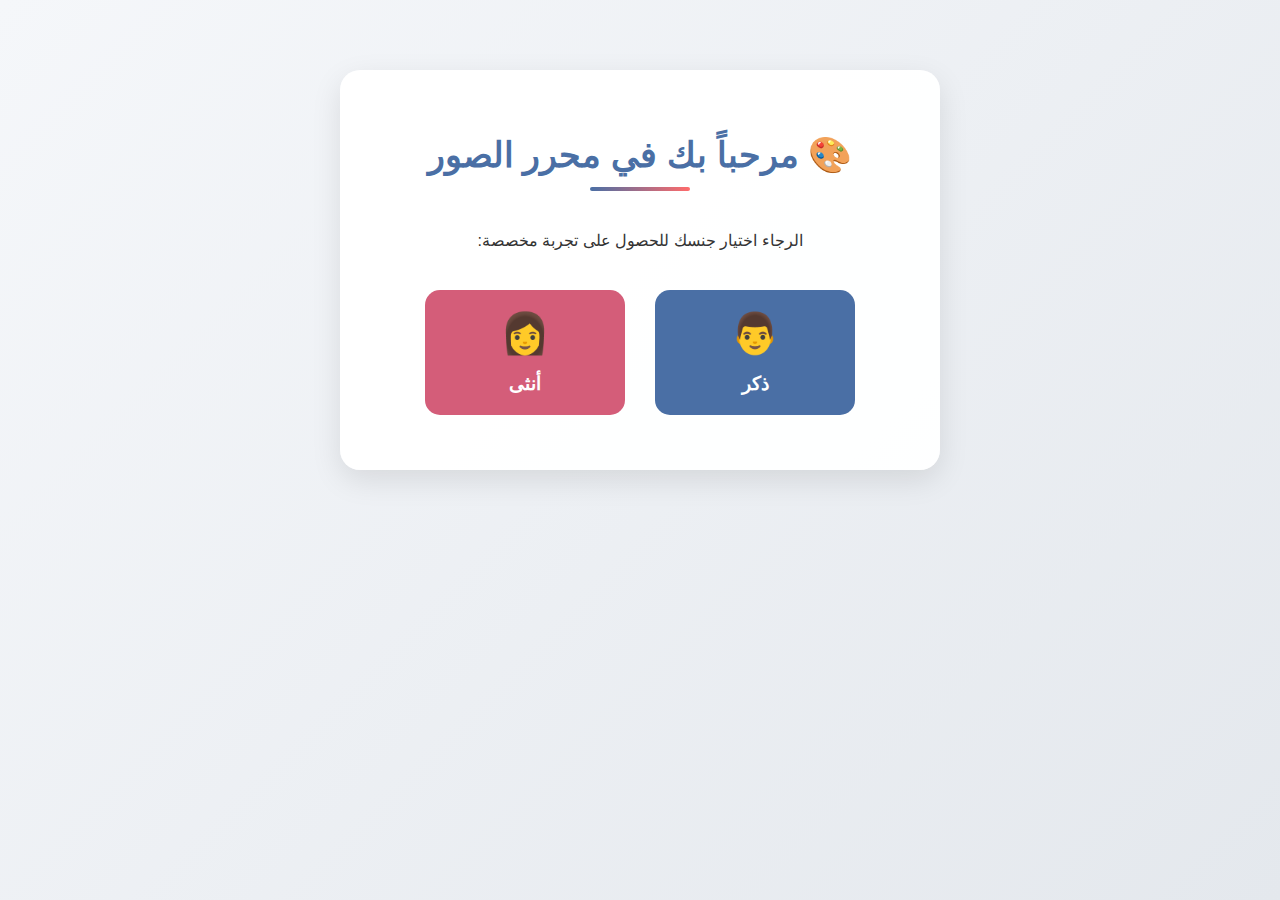
<file: index.html>
<!DOCTYPE html>
<html lang="ar" dir="rtl">
<head>
    <meta charset="UTF-8">
    <meta name="viewport" content="width=device-width, initial-scale=1.0">
    <title>اختيار الجنس | محرر الصور</title>
    <link rel="stylesheet" href="style.css">
    <style>
        .gender-selection {
            text-align: center;
            max-width: 600px;
            margin: 50px auto;
            padding: 40px;
            background: rgba(255, 255, 255, 0.95);
            border-radius: 20px;
            box-shadow: 0 10px 30px rgba(0, 0, 0, 0.1);
        }
        
        .gender-selection h1 {
            color: #4a6fa5;
            margin-bottom: 40px;
            font-size: 2.2rem;
        }
        
        .gender-options {
            display: flex;
            justify-content: center;
            gap: 30px;
            margin-top: 40px;
        }
        
        .gender-btn {
            padding: 20px 40px;
            border-radius: 15px;
            font-size: 1.2rem;
            font-weight: bold;
            cursor: pointer;
            transition: all 0.3s;
            border: none;
            display: flex;
            flex-direction: column;
            align-items: center;
            gap: 15px;
            width: 200px;
        }
        
        .male-btn {
            background: #4a6fa5;
            color: white;
        }
        
        .female-btn {
            background: #d45d79;
            color: white;
        }
        
        .gender-btn:hover {
            transform: translateY(-5px);
            box-shadow: 0 10px 20px rgba(0, 0, 0, 0.2);
        }
        
        .gender-icon {
            font-size: 2.5rem;
        }
    </style>
</head>
<body>
    <div class="gender-selection">
        <h1>🎨 مرحباً بك في محرر الصور</h1>
        <p>الرجاء اختيار جنسك للحصول على تجربة مخصصة:</p>
        
        <div class="gender-options">
            <button class="gender-btn male-btn" onclick="location.href='male.html'">
                <span class="gender-icon">👨</span>
                <span>ذكر</span>
            </button>
            
            <button class="gender-btn female-btn" onclick="location.href='female.html'">
                <span class="gender-icon">👩</span>
                <span>أنثى</span>
            </button>
        </div>
    </div>
</body>
</html>
</file>
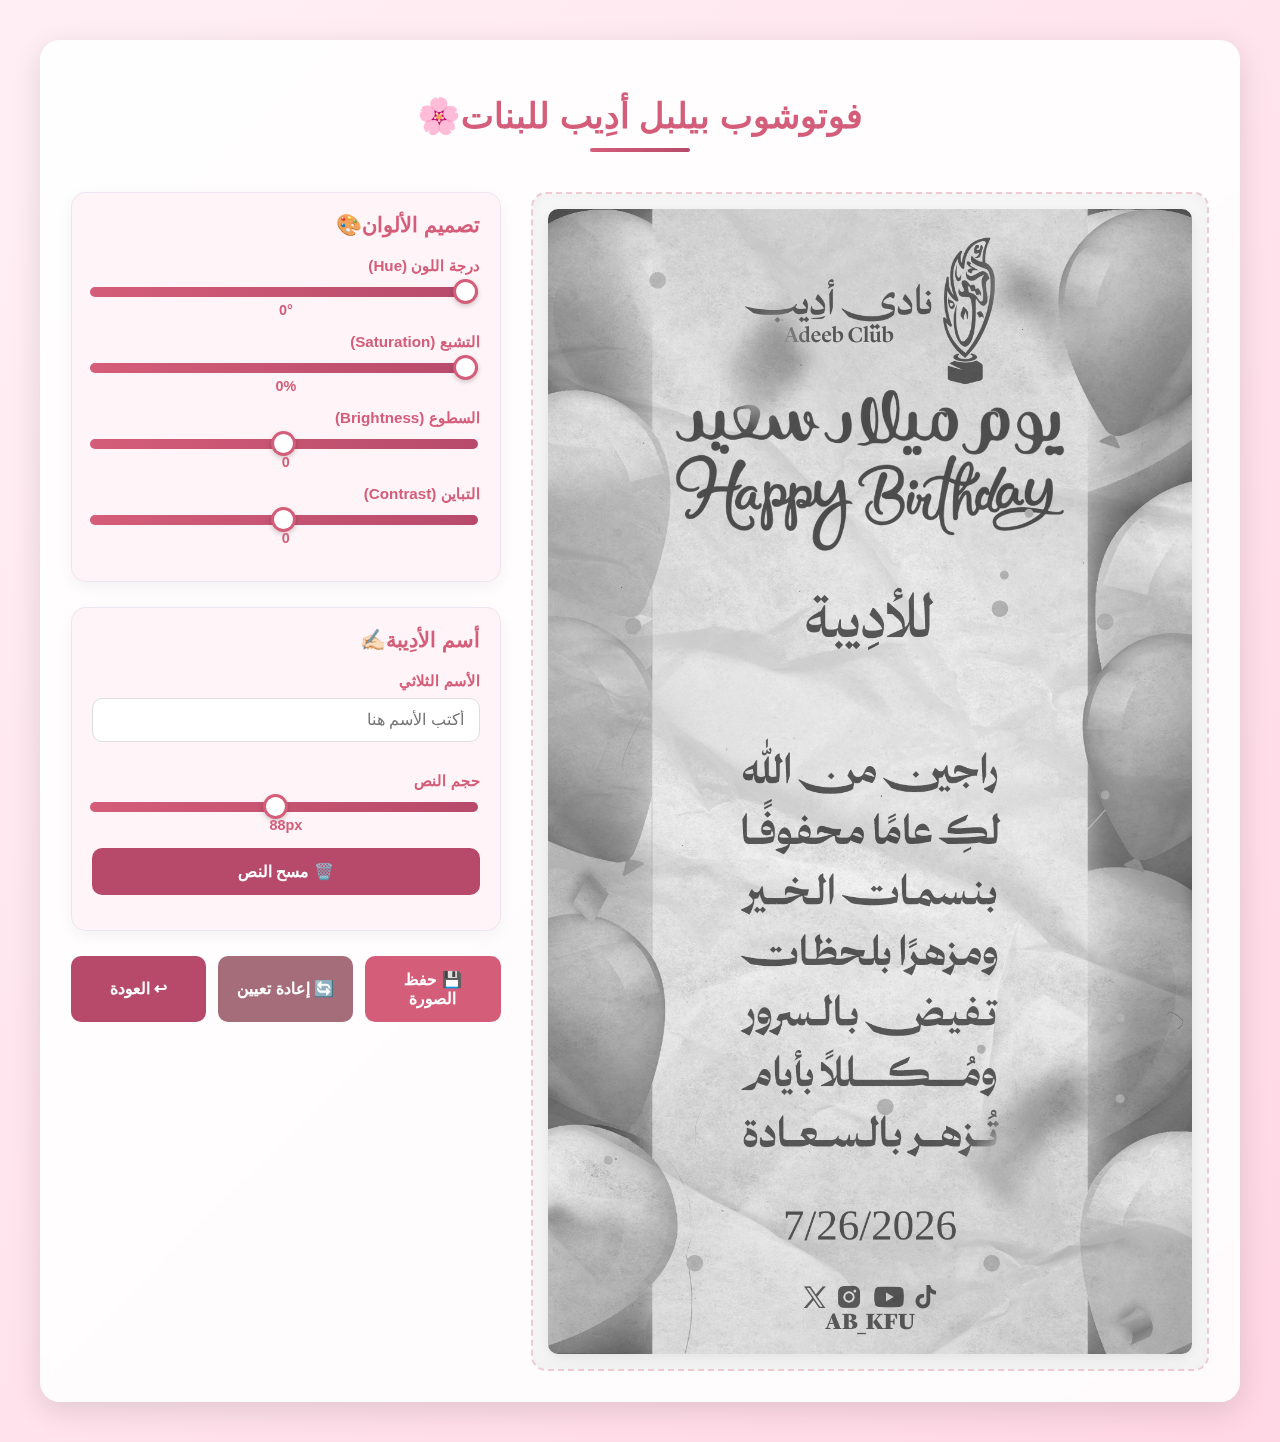
<file: female.html>
<!DOCTYPE html>
<html lang="ar" dir="rtl">
<head>
    <meta charset="UTF-8">
    <meta name="viewport" content="width=device-width, initial-scale=1.0">
    <title>فوتوشوب أدِيب🎨</title>
    <link rel="stylesheet" href="style.css">
    <link rel="stylesheet" href="female-style.css">
    
    
</head>
<body>
    <div class="container">
        <h1>فوتوشوب بيلبل أدِيب للبنات🌸</h1>
        
        <div class="editor">
            <div class="canvas-container">
                <canvas id="canvas"></canvas>
            </div>
            
            <div class="controls">
                <div class="panel">
                    <h3>تصميم الألوان🎨</h3>
                    <label for="hue">درجة اللون (Hue)</label>
                    <input type="range" id="hue" min="0" max="360" value="0">
                    <div class="slider-value" id="hue-value">0°</div>
                    
                    <label for="saturation">التشبع (Saturation)</label>
                    <input type="range" id="saturation" min="0" max="200" value="0">
                    <div class="slider-value" id="saturation-value">100%</div>

                    <label for="brightness">السطوع (Brightness)</label>
                    <input type="range" id="brightness" min="-100" max="100" value="0">
                    <div class="slider-value" id="brightness-value">0</div>

                    <label for="contrast">التباين (Contrast)</label>
                    <input type="range" id="contrast" min="-100" max="100" value="0">
                    <div class="slider-value" id="contrast-value">0</div>
                </div>
                
                <div class="panel">
                    <h3>أسم الأدِيبة✍🏻</h3>
                    <label for="text-input">الأسم الثلاثي</label>
                    <input type="text" id="text-input" placeholder="أكتب الأسم هنا">
                    
                    <label for="text-size">حجم النص</label>
                    <input type="range" id="text-size" min="20" max="150" value="88">
                    <div class="slider-value" id="text-size-value">88px</div>
                    
                    <div class="text-controls">
                        <button id="clear-texts" class="secondary-btn">🗑️ مسح النص</button>
                    </div>
                </div>
                
                <div class="action-buttons">
                    <button id="download" class="primary-btn">💾 حفظ الصورة</button>
                    <button id="reset-all" class="reset-btn">🔄 إعادة تعيين</button>
                    <button id="back-btn" class="secondary-btn">↩ العودة</button>                
                </div>
            </div>
        </div>
    </div>

<!-- أضف هذا قبل script.js -->
<script src="https://evanw.github.io/glfx.js/glfx.js"></script>
<script src="script.js"></script>

</body>
</html>
</file>
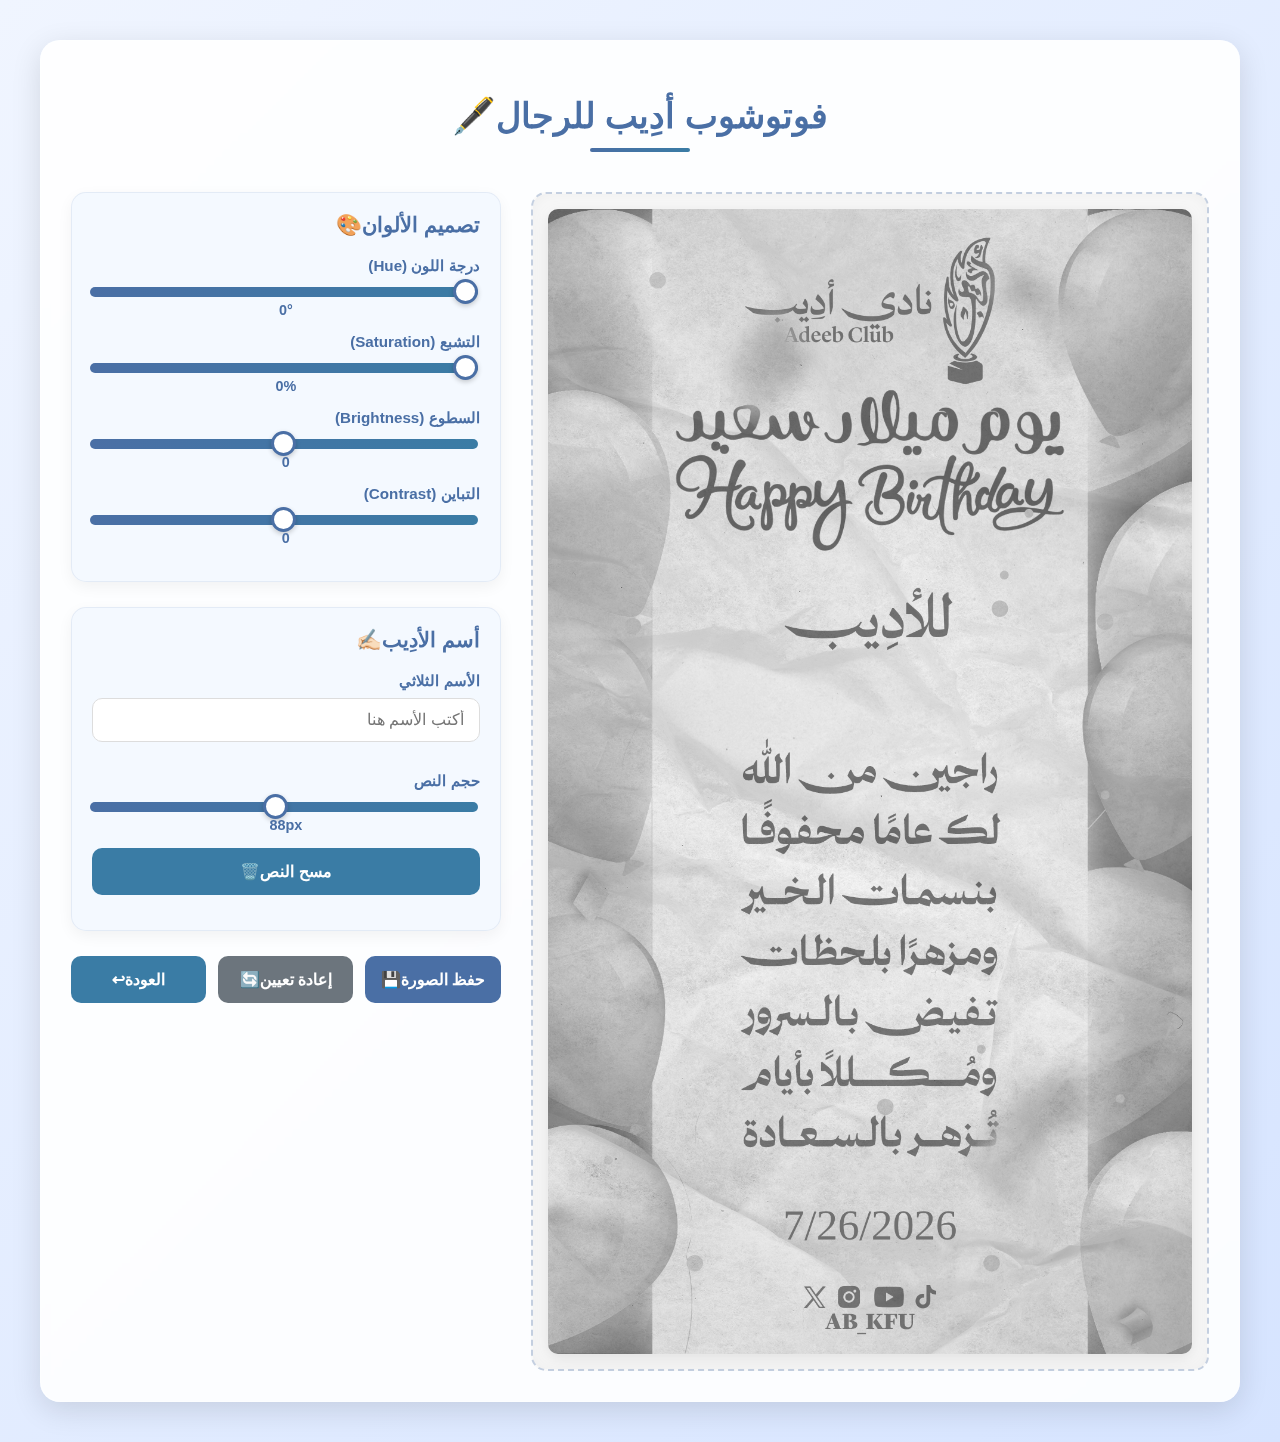
<file: male.html>
<!DOCTYPE html>
<html lang="ar" dir="rtl">
<head>
    <meta charset="UTF-8">
    <meta name="viewport" content="width=device-width, initial-scale=1.0">
    <title>فوتوشوب أدِيب🎨</title>
    <link rel="stylesheet" href="style.css">
    <link rel="stylesheet" href="male-style.css">
    
    
</head>
<body>
    <div class="container">
        <h1>فوتوشوب أدِيب للرجال🖋️</h1>
        
        <div class="editor">
            <div class="canvas-container">
                <canvas id="canvas"></canvas>
            </div>
            
            <div class="controls">
                <div class="panel">
                    <h3>تصميم الألوان🎨</h3>
                    <label for="hue">درجة اللون (Hue)</label>
                    <input type="range" id="hue" min="0" max="360" value="0">
                    <div class="slider-value" id="hue-value">0°</div>
                    
                    <label for="saturation">التشبع (Saturation)</label>
                    <input type="range" id="saturation" min="0" max="200" value="0">
                    <div class="slider-value" id="saturation-value">100%</div>

                    <label for="brightness">السطوع (Brightness)</label>
                    <input type="range" id="brightness" min="-100" max="100" value="0">
                    <div class="slider-value" id="brightness-value">0</div>

                    <label for="contrast">التباين (Contrast)</label>
                    <input type="range" id="contrast" min="-100" max="100" value="0">
                    <div class="slider-value" id="contrast-value">0</div>
                </div>
                
                <div class="panel">
                    <h3>أسم الأدِيب✍🏻</h3>
                    <label for="text-input">الأسم الثلاثي</label>
                    <input type="text" id="text-input" placeholder="أكتب الأسم هنا">
                    
                    <label for="text-size">حجم النص</label>
                    <input type="range" id="text-size" min="20" max="150" value="88">
                    <div class="slider-value" id="text-size-value">88px</div>
                    
                    <div class="text-controls">
                        <button id="clear-texts" class="secondary-btn">مسح النص🗑️</button>
                    </div>
                </div>
                
                <div class="action-buttons">
                    <button id="download" class="primary-btn">حفظ الصورة💾</button>
                    <button id="reset-all" class="reset-btn">إعادة تعيين🔄</button>
                    <button id="back-btn" class="secondary-btn">العودة↩</button>                
                </div>
            </div>
        </div>
    </div>

<!-- أضف هذا قبل script.js -->
<script src="https://evanw.github.io/glfx.js/glfx.js"></script>
<script src="script.js"></script>

</body>
</html>
</file>
<file: style.css>
@font-face {
    font-family: 'name';
    src: url(./fonts/COMM\ -\ Lyon\ Arabic\ Display\ Black.otf);
}

@font-face {
    font-family: 'date-font';
    src: url(./fonts/ERASDEMI.TTF);
}

:root {
    --primary: #4a6fa5;
    --primary-light: #6d8fc7;
    --secondary: #ff6b6b;
    --secondary-light: #ff8e8e;
    --reset: #6c757d;
    --reset-light: #8e9ba7;
    --background: linear-gradient(135deg, #f5f7fa 0%, #e4e8ed 100%);
    --panel-bg: rgba(255, 255, 255, 0.9);
    --shadow: 0 8px 30px rgba(0, 0, 0, 0.12);
}

* {
    box-sizing: border-box;
    font-family: 'Segoe UI', Tahoma, Geneva, Verdana, sans-serif;
}

body {
    background: var(--background);
    margin: 0;
    padding: 20px;
    color: #333;
    min-height: 100vh;
}

.container {
    max-width: 1200px;
    margin: 20px auto;
    background: var(--panel-bg);
    border-radius: 20px;
    box-shadow: var(--shadow);
    padding: 30px;
    backdrop-filter: blur(5px);
    border: 1px solid rgba(255, 255, 255, 0.3);
}

h1 {
    color: var(--primary);
    text-align: center;
    margin-bottom: 40px;
    font-size: 2.2rem;
    position: relative;
    padding-bottom: 15px;
}

h1::after {
    content: '';
    position: absolute;
    bottom: 0;
    right: 50%;
    transform: translateX(50%);
    width: 100px;
    height: 4px;
    background: linear-gradient(to right, var(--primary), var(--secondary));
    border-radius: 2px;
}

h3 {
    color: var(--primary);
    margin-top: 0;
    margin-bottom: 20px;
    font-size: 1.3rem;
    display: flex;
    align-items: center;
    gap: 10px;
}

.editor {
    display: flex;
    gap: 30px;
    flex-wrap: wrap;
}

.canvas-container {
    flex: 1.5;
    min-width: 300px;
    border: 2px dashed rgba(74, 111, 165, 0.3);
    border-radius: 15px;
    padding: 15px;
    background: #f9f9f9;
    box-shadow: inset 0 0 20px rgba(0, 0, 0, 0.05);
    transition: all 0.3s ease;
}

.canvas-container:hover {
    border-color: rgba(74, 111, 165, 0.6);
}

#canvas {
    max-width: 100%;
    display: block;
    margin: auto;
    border-radius: 10px;
    box-shadow: 0 4px 15px rgba(0, 0, 0, 0.1);
}

.controls {
    flex: 1;
    min-width: 300px;
    display: flex;
    flex-direction: column;
    gap: 25px;
}

.panel {
    background: rgba(240, 247, 255, 0.7);
    padding: 20px;
    border-radius: 15px;
    margin-bottom: 0;
    border: 1px solid rgba(74, 111, 165, 0.1);
    box-shadow: 0 5px 15px rgba(0, 0, 0, 0.05);
    transition: transform 0.3s ease, box-shadow 0.3s ease;
}

.panel:hover {
    transform: translateY(-5px);
    box-shadow: 0 8px 25px rgba(0, 0, 0, 0.1);
}

label {
    display: block;
    margin: 15px 0 8px;
    font-weight: 600;
    color: var(--primary);
    font-size: 0.95rem;
}

input[type="text"], select {
    width: 100%;
    padding: 12px 15px;
    margin-bottom: 15px;
    border-radius: 10px;
    border: 1px solid #ddd;
    font-size: 1rem;
    transition: all 0.3s;
    background: white;
}

input[type="text"]:focus, select:focus {
    border-color: var(--primary);
    outline: none;
    box-shadow: 0 0 0 3px rgba(74, 111, 165, 0.2);
}

input[type="range"] {
    width: 100%;
    height: 10px;
    -webkit-appearance: none;
    background: linear-gradient(to right, var(--primary), var(--secondary));
    border-radius: 5px;
    margin-bottom: 25px;
    outline: none;
}

input[type="range"]::-webkit-slider-thumb {
    -webkit-appearance: none;
    width: 25px;
    height: 25px;
    background: white;
    border-radius: 50%;
    border: 3px solid var(--primary);
    cursor: pointer;
    box-shadow: 0 2px 5px rgba(0, 0, 0, 0.2);
}

button {
    width: 100%;
    padding: 14px;
    margin-bottom: 15px;
    border-radius: 10px;
    border: none;
    font-weight: bold;
    cursor: pointer;
    transition: all 0.3s;
    font-size: 1rem;
    display: flex;
    align-items: center;
    justify-content: center;
    gap: 8px;
}

button:hover {
    transform: translateY(-3px);
    box-shadow: 0 5px 15px rgba(0, 0, 0, 0.1);
}

.primary-btn {
    background: var(--primary);
    color: white;
}

.primary-btn:hover {
    background: var(--primary-light);
}

.secondary-btn {
    background: var(--secondary);
    color: white;
}

.secondary-btn:hover {
    background: var(--secondary-light);
}

.reset-btn {
    background: var(--reset);
    color: white;
}

.reset-btn:hover {
    background: var(--reset-light);
}

.text-controls {
    display: flex;
    gap: 12px;
}

.text-controls button {
    flex: 1;
}

.action-buttons {
    display: flex;
    gap: 12px;
}

.action-buttons button {
    flex: 1;
}

.slider-value {
    text-align: center;
    margin-top: -20px;
    margin-bottom: 15px;
    font-weight: bold;
    color: var(--primary);
    font-size: 0.9rem;
}

.secondary-btn {
    background: var(--secondary);
    color: white;
    display: flex;
    align-items: center;
    justify-content: center;
    gap: 8px;
}

.secondary-btn:hover {
    background: var(--secondary-light);
}

.action-buttons {
    display: flex;
    gap: 12px;
}

.action-buttons button {
    flex: 1;
}

@media (max-width: 768px) {
    .container {
        padding: 15px;
    }
    
    .editor {
        flex-direction: column;
    }
    
    .canvas-container, .controls {
        min-width: 100%;
    }
    
    h1 {
        font-size: 1.8rem;
    }
}
</file>
<file: female-style.css>
:root {
    --primary: #d45d79; /* وردي */
    --primary-light: #e88fa5;
    --secondary: #b74a6b; /* وردي غامق */
    --secondary-light: #d97a95;
    --reset: #a56d7a;
    --reset-light: #c58e9b;
    --background: linear-gradient(135deg, #fff0f5 0%, #ffd6e4 100%);
    --panel-bg: rgba(255, 255, 255, 0.9);
}

/* تخصيصات إضافية للإناث */
.canvas-container {
    border-color: rgba(212, 93, 121, 0.3);
}

.canvas-container:hover {
    border-color: rgba(212, 93, 121, 0.6);
}

.panel {
    background: rgba(255, 240, 245, 0.7);
}
</file>
<file: male-style.css>
:root {
    --primary: #4a6fa5; /* أزرق */
    --primary-light: #6d8fc7;
    --secondary: #3a7ca5; /* أزرق غامق */
    --secondary-light: #5d9cc7;
    --reset: #6c757d;
    --reset-light: #8e9ba7;
    --background: linear-gradient(135deg, #f0f5ff 0%, #d6e4ff 100%);
    --panel-bg: rgba(255, 255, 255, 0.9);
}

/* تخصيصات إضافية للذكور */
.canvas-container {
    border-color: rgba(74, 111, 165, 0.3);
}

.canvas-container:hover {
    border-color: rgba(74, 111, 165, 0.6);
}

.panel {
    background: rgba(240, 247, 255, 0.7);
}
</file>
